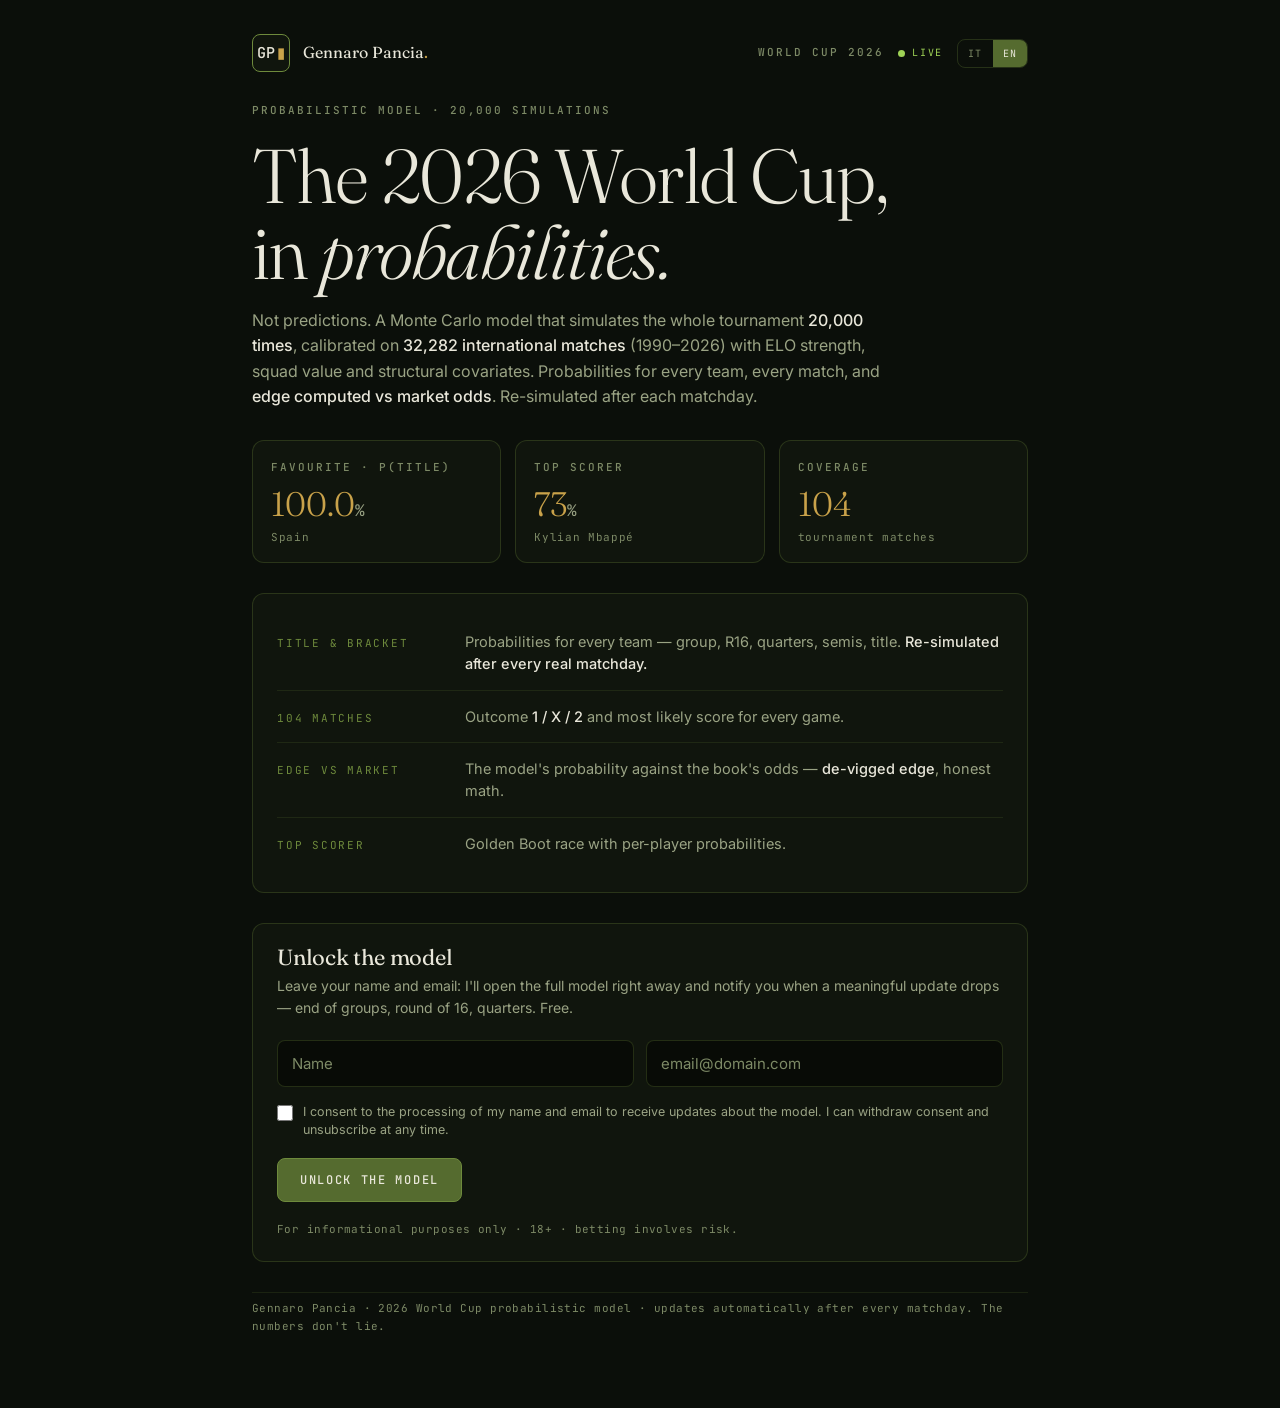
<file: site/index.html>
<!DOCTYPE html>
<html lang="it">
<head>
<meta charset="UTF-8">
<meta name="viewport" content="width=device-width, initial-scale=1.0">
<title>Mondiale 2026 — Il Modello · Gennaro Pancia</title>
<meta name="description" content="Modello probabilistico del Mondiale 2026: 20.000 simulazioni Monte Carlo, tutte le partite, edge vs le quote di mercato. / Probabilistic 2026 World Cup model: 20,000 Monte Carlo simulations, every match, edge vs market odds.">
<meta property="og:title" content="Mondiale 2026 — Il Modello / The 2026 World Cup Model">
<meta property="og:description" content="20.000 simulazioni. Probabilità titolo, tabellone, capocannoniere ed edge vs il mercato. / 20,000 simulations. Title, bracket, top scorer and edge vs the market.">
<meta property="og:type" content="website">
<link rel="preconnect" href="https://fonts.googleapis.com">
<link rel="preconnect" href="https://fonts.gstatic.com" crossorigin>
<link href="https://fonts.googleapis.com/css2?family=Fraunces:ital,opsz,wght@0,9..144,300;0,9..144,400;1,9..144,300&family=Inter:wght@400;500&family=JetBrains+Mono:wght@400;500&display=swap" rel="stylesheet">
<link href="brand.css" rel="stylesheet">
<script src="i18n.js"></script>
<style>
.wrap{max-width:820px;margin:0 auto;padding:34px 22px 72px;display:flex;flex-direction:column;gap:30px}
.topbar{display:flex;align-items:center;gap:13px}
.topbar .right{margin-left:auto;display:flex;align-items:center;gap:14px}
.hero .label{display:block;margin-bottom:18px}
.hero h1.display{margin-bottom:18px}
.hero .lead{max-width:640px}
.hero .lead b{color:var(--parchment);font-weight:500}
.teasers{display:grid;grid-template-columns:repeat(3,1fr);gap:14px}
.feat{display:flex;flex-direction:column}
.feat .row{display:grid;grid-template-columns:170px 1fr;gap:18px;padding:15px 0;border-bottom:.5px solid var(--line-soft);align-items:baseline}
.feat .row:last-child{border-bottom:none}
.feat .row .l{font-family:var(--font-mono);text-transform:uppercase;letter-spacing:.16em;font-size:11px;color:var(--olive-signal)}
.feat .row .d{font-size:14.5px;color:var(--sage-muted);line-height:1.5}
.feat .row .d b{color:var(--parchment);font-weight:500}
.gate h2{margin-bottom:6px}
.gate .lead{margin-bottom:20px;font-size:14px}
.form{display:flex;gap:12px;flex-wrap:wrap;margin-bottom:16px}
.form input{flex:1;min-width:220px}
.check{display:flex;align-items:flex-start;gap:10px;font-size:12.5px;color:var(--sage-muted);line-height:1.5;cursor:pointer;margin-bottom:18px}
.check input{margin-top:2px;width:16px;height:16px;accent-color:var(--olive);flex-shrink:0;cursor:pointer}
.err{font-family:var(--font-mono);font-size:12px;color:var(--neg);letter-spacing:.04em;display:none;margin-top:-6px;margin-bottom:14px}
.disc{font-family:var(--font-mono);font-size:11px;color:var(--moss);letter-spacing:.04em;line-height:1.7}
.unlocked{display:none;flex-direction:column;gap:14px}
.bigbtns{display:grid;grid-template-columns:1fr 1fr;gap:14px}
.bb{display:flex;flex-direction:column;gap:6px;padding:22px 20px;background:var(--surface);border:.5px solid var(--line);border-radius:12px;transition:border-color .2s var(--ease),transform .15s var(--ease)}
.bb:hover{border-color:var(--olive-signal);transform:translateY(-2px)}
.bb .l{font-family:var(--font-mono);text-transform:uppercase;letter-spacing:.16em;font-size:10px;color:var(--moss)}
.bb .t{font-family:var(--font-display);font-weight:400;font-size:19px;color:var(--parchment)}
.bb .t .ar{color:var(--brass)}
.bb .d{font-size:12.5px;color:var(--sage-muted)}
.savelink{display:flex;align-items:center;gap:12px;flex-wrap:wrap;font-family:var(--font-mono);font-size:11.5px;
  letter-spacing:.04em;color:var(--moss);background:var(--ink-pure);border:.5px solid var(--line-soft);border-radius:8px;padding:12px 14px}
.savelink a{color:var(--olive-signal);word-break:break-all}
.savelink button{margin-left:auto}
.foot{text-align:left;padding-top:6px;border-top:.5px solid var(--line-soft)}
@media(max-width:600px){.teasers{grid-template-columns:1fr}.bigbtns{grid-template-columns:1fr}.feat .row{grid-template-columns:1fr;gap:5px}}
</style>
</head>
<body>
<div class="wrap">

  <div class="topbar">
    <span class="gp-cell">GP<span class="cur">▮</span></span>
    <span class="wordmark">Gennaro Pancia<span class="dot">.</span></span>
    <div class="right">
      <span class="label" data-i18n="l.badge">Mondiale 2026</span>
      <span class="badge-live" data-i18n="live">Live</span>
      <div class="langtog">
        <button data-lang-btn="it" onclick="setLang('it')">IT</button>
        <button data-lang-btn="en" onclick="setLang('en')">EN</button>
      </div>
    </div>
  </div>

  <div class="hero">
    <span class="label" data-i18n="l.hero_label">Modello probabilistico · 20.000 simulazioni</span>
    <h1 class="display" data-i18n-html="l.hero_head">Il Mondiale 2026,<br>in <span class="serif-it">probabilità.</span></h1>
    <p class="lead" data-i18n-html="l.hero_lead">Non pronostici. Un modello Monte Carlo che simula <b>20.000 volte</b> l'intero torneo, calibrato su <b>32.282 partite internazionali</b> (1990–2026) con forza ELO, valore rosa e covariate strutturali. Probabilità per ogni squadra, tutte le partite, ed <b>edge calcolato vs le quote di mercato</b>. Si ri-simula dopo ogni giornata.</p>
  </div>

  <div class="teasers">
    <div class="tile"><span class="label" data-i18n="l.t1">Favorita · P(titolo)</span><div class="v" id="t1">—</div><div class="k" id="t1k">—</div></div>
    <div class="tile"><span class="label" data-i18n="l.t2">Capocannoniere</span><div class="v" id="t2">—</div><div class="k" id="t2k">—</div></div>
    <div class="tile"><span class="label" data-i18n="l.t3">Copertura</span><div class="v">104</div><div class="k" data-i18n="l.t3k">partite del torneo</div></div>
  </div>

  <div class="feat panel panel-pad">
    <div class="row"><span class="l" data-i18n="l.f1l">Titolo & tabellone</span><span class="d" data-i18n-html="l.f1d">Probabilità per ogni squadra — girone, ottavi, quarti, semifinale, titolo. <b>Ri-simulate dopo ogni giornata reale.</b></span></div>
    <div class="row"><span class="l" data-i18n="l.f2l">104 partite</span><span class="d" data-i18n-html="l.f2d">Esito <b>1 / X / 2</b> e risultato più probabile per ogni gara.</span></div>
    <div class="row"><span class="l" data-i18n="l.f3l">Edge vs mercato</span><span class="d" data-i18n-html="l.f3d">La probabilità del modello contro le quote del book — <b>edge de-vigato</b>, calcolo onesto.</span></div>
    <div class="row"><span class="l" data-i18n="l.f4l">Capocannoniere</span><span class="d" data-i18n-html="l.f4d">Corsa al Golden Boot con probabilità per giocatore.</span></div>
  </div>

  <div class="gate panel panel-pad" id="gate">
    <h2 data-i18n="l.gate_h">Sblocca il modello</h2>
    <p class="lead" data-i18n="l.gate_lead">Lascia nome ed email: apro subito il modello completo e ti avviso quando esce un aggiornamento rilevante — fine gironi, ottavi, quarti. Gratuito.</p>
    <div class="form">
      <input type="text" id="name" data-i18n-ph="l.ph_name" placeholder="Nome" autocomplete="given-name">
      <input type="email" id="email" data-i18n-ph="l.ph_email" placeholder="email@dominio.com" autocomplete="email" inputmode="email">
    </div>
    <label class="check"><input type="checkbox" id="consent"><span data-i18n="l.consent">Acconsento al trattamento di nome ed email per ricevere aggiornamenti sul modello. Posso revocare il consenso e disiscrivermi in qualsiasi momento.</span></label>
    <div class="err" id="err" data-i18n="l.err">Compila nome, email valida e spunta il consenso.</div>
    <button class="btn" id="go" data-i18n="l.btn">Sblocca il modello</button>
    <p class="disc" style="margin-top:18px" data-i18n="l.disc">Solo a scopo informativo · 18+ · scommettere comporta rischi.</p>
  </div>

  <div class="unlocked" id="unlocked">
    <span class="label" data-i18n="l.unlocked">Accesso sbloccato</span>
    <div class="bigbtns">
      <a class="bb" href="dashboard.html"><span class="l" data-i18n="l.bb1l">Modello & antepost</span><span class="t"><span data-i18n="l.bb1t">Titolo, gironi, tabellone</span> <span class="ar">→</span></span><span class="d" data-i18n="l.bb1d">Probabilità torneo, capocannoniere, calcolo edge.</span></a>
      <a class="bb" href="betting.html"><span class="l" data-i18n="l.bb2l">Value · partite</span><span class="t"><span data-i18n="l.bb2t">Quote fair & edge</span> <span class="ar">→</span></span><span class="d" data-i18n="l.bb2d">Tutte le partite, mercati, edge vs il book.</span></a>
    </div>
    <div class="savelink">
      <span data-i18n="l.savelink">Salva questo link per tornare:</span>
      <a id="directlink" href="dashboard.html"></a>
      <button class="btn btn-ghost" id="copylink" type="button" style="padding:7px 13px" data-i18n="l.copy">Copia</button>
    </div>
  </div>

  <div class="foot">
    <p class="disc" data-i18n="l.foot">Gennaro Pancia · modello probabilistico Mondiale 2026 · si aggiorna automaticamente dopo ogni giornata. The numbers don't lie.</p>
  </div>

</div>

<script src="dashboard_data.js"></script>
<script>
const APPS_SCRIPT_URL = "https://script.google.com/macros/s/AKfycbz2XGGiv25S1BQp8QqRD4B8DBYCiG_e7mS0CSAXn8s-lEFixpAb286NLC1CAUeL5_bf/exec";
const UNLOCK_KEY = 'wc26_unlocked';

// teaser live dal modello (i nomi non si traducono)
try{
  const D=window.WC;
  if(D&&D.teams&&D.teams.length){
    const top=[...D.teams].sort((a,b)=>b.p_win-a.p_win)[0];
    document.getElementById('t1').innerHTML=top.p_win.toFixed(1)+'<span class="u">%</span>';
    document.getElementById('t1k').textContent=top.team;
  }
  if(D&&D.scorers&&D.scorers.length){
    const gb=[...D.scorers].sort((a,b)=>b.p_gb-a.p_gb)[0];
    document.getElementById('t2').innerHTML=gb.p_gb.toFixed(0)+'<span class="u">%</span>';
    document.getElementById('t2k').textContent=gb.player.replace(' (captain)','');
  }
}catch(e){}

const gate=document.getElementById('gate'), unlocked=document.getElementById('unlocked');
function showUnlocked(){gate.style.display='none';unlocked.style.display='flex';}
if(localStorage.getItem(UNLOCK_KEY)==='1') showUnlocked();

const go=document.getElementById('go'), nameI=document.getElementById('name'),
      email=document.getElementById('email'), consent=document.getElementById('consent'),
      err=document.getElementById('err');
function valid(e){return /^[^\s@]+@[^\s@]+\.[^\s@]+$/.test(e);}
async function submit(){
  const n=nameI.value.trim(), e=email.value.trim();
  if(n.length<2 || !valid(e) || !consent.checked){err.style.display='block';return;}
  err.style.display='none'; go.disabled=true; go.textContent=t('l.btn_loading');
  try{
    if(APPS_SCRIPT_URL && !APPS_SCRIPT_URL.startsWith('PASTE')){
      const body=new URLSearchParams({name:n, email:e, consent:'true', src:'wc26'});
      await fetch(APPS_SCRIPT_URL,{method:'POST',mode:'no-cors',body});
    }
  }catch(_){}
  localStorage.setItem(UNLOCK_KEY,'1');
  go.disabled=false; go.textContent=t('l.btn');
  showUnlocked();
  unlocked.scrollIntoView({behavior:'smooth',block:'center'});
}
go.onclick=submit;
[nameI,email].forEach(el=>el.addEventListener('keydown',ev=>{if(ev.key==='Enter')submit();}));

// link diretto salvabile (apre il modello saltando il gate)
const directUrl=location.origin+location.pathname.replace(/index\.html?$/,'')+'dashboard.html';
document.getElementById('directlink').textContent=directUrl;
document.getElementById('copylink').onclick=()=>{const cp=document.getElementById('copylink');
  (navigator.clipboard?navigator.clipboard.writeText(directUrl):Promise.reject())
  .then(()=>{cp.textContent=t('l.copied');setTimeout(()=>cp.textContent=t('l.copy'),1500);}).catch(()=>{});};
</script>
</body>
</html>
</file>
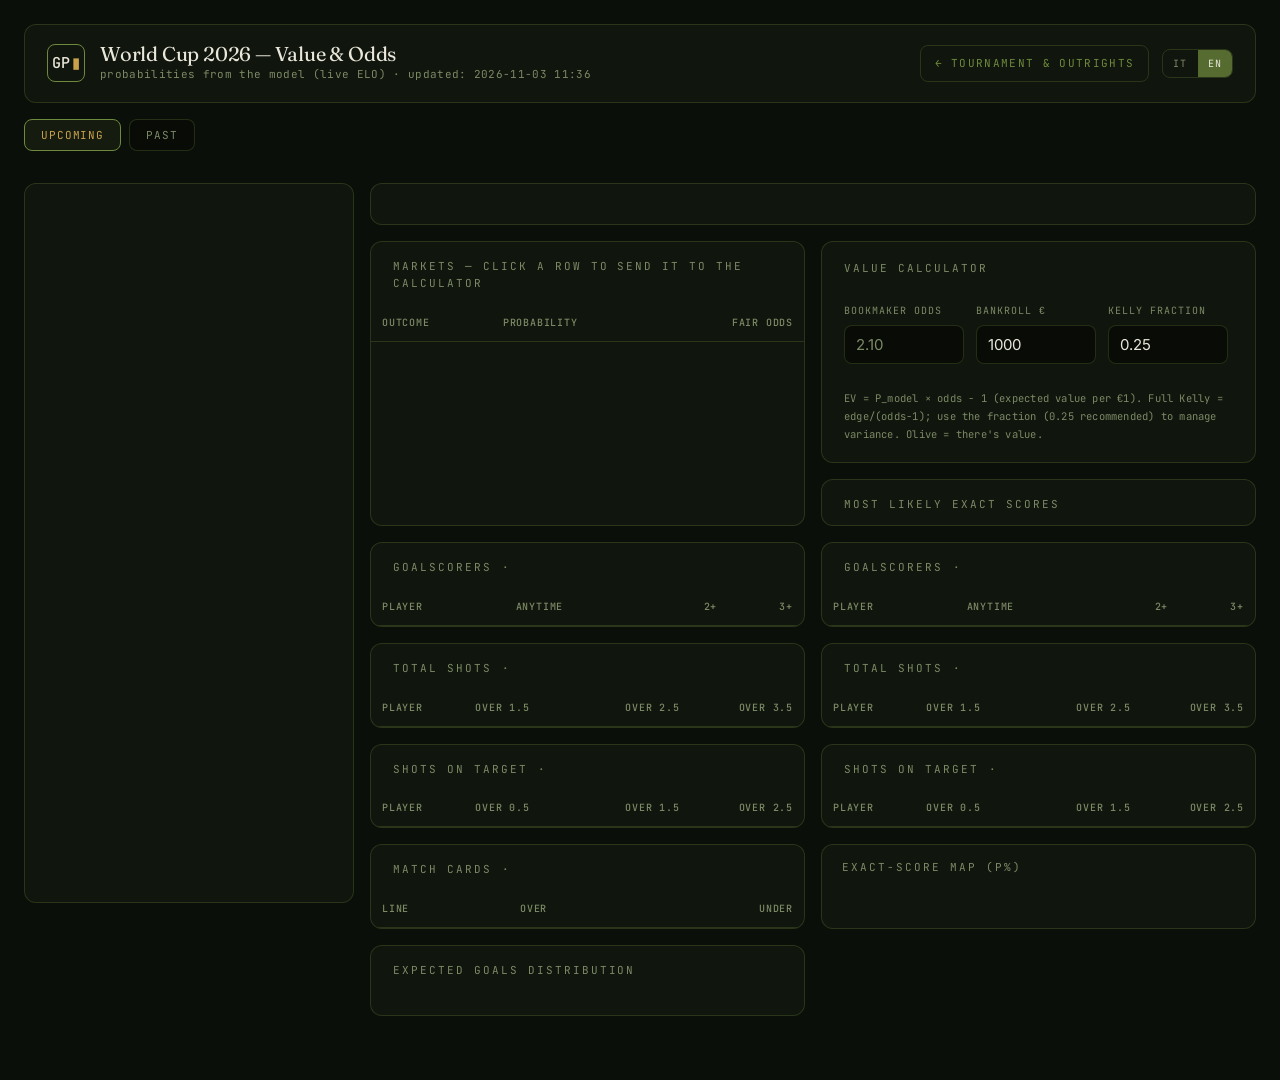
<file: site/betting.html>
<!DOCTYPE html>
<html lang="it">
<head>
<meta charset="UTF-8">
<meta name="viewport" content="width=device-width, initial-scale=1.0">
<title>Mondiale 2026 — Value & Quote · Gennaro Pancia</title>
<link rel="preconnect" href="https://fonts.googleapis.com">
<link rel="preconnect" href="https://fonts.gstatic.com" crossorigin>
<link href="https://fonts.googleapis.com/css2?family=Fraunces:ital,opsz,wght@0,9..144,300;0,9..144,400;1,9..144,300&family=Inter:wght@400;500&family=JetBrains+Mono:wght@400;500&display=swap" rel="stylesheet">
<link href="brand.css" rel="stylesheet">
<script src="i18n.js"></script>
<style>
.root{max-width:1500px;margin:0 auto;padding:24px 24px 64px;display:flex;flex-direction:column;gap:16px}
.header{display:flex;align-items:center;gap:15px;padding:18px 22px;flex-wrap:wrap}
.header h1{font-size:20px}
.sub{font-family:var(--font-mono);font-size:11px;color:var(--moss);letter-spacing:.03em;margin-top:2px}
.hgroup{margin-left:auto;display:flex;align-items:center;gap:13px}
.lnk{font-family:var(--font-mono);text-transform:uppercase;letter-spacing:.12em;font-size:11px;color:var(--olive-signal);border:.5px solid var(--line);border-radius:8px;padding:9px 14px}
.lnk:hover{border-color:var(--olive-signal);color:var(--sage-live)}
.layout{display:grid;grid-template-columns:330px 1fr;gap:16px}
@media(max-width:980px){.layout{grid-template-columns:1fr}}
.mlist{overflow:hidden;max-height:80vh;overflow-y:auto}
.mday{font-family:var(--font-mono);padding:12px 16px 5px;font-size:10px;letter-spacing:.16em;text-transform:uppercase;color:var(--moss)}
.mrow{padding:10px 16px;cursor:pointer;border-left:2px solid transparent;transition:all .15s var(--ease);font-size:13px}
.mrow:hover{background:rgba(110,138,60,.07)}
.mrow.active{background:rgba(110,138,60,.12);border-left-color:var(--olive-signal)}
.mrow .t{font-weight:500;font-family:var(--font-body);color:var(--parchment)}
.mrow .meta{font-family:var(--font-mono);font-size:10px;color:var(--moss);margin-top:2px;letter-spacing:.03em}
.mrow.played{opacity:.35}
.panel{overflow:hidden}
.detail{display:flex;flex-direction:column;gap:16px}
.mhead{padding:20px 22px;display:flex;align-items:center;gap:18px;flex-wrap:wrap}
.mhead .tm{flex:1;text-align:center}
.mhead .nm{font-family:var(--font-display);font-weight:400;font-size:18px;color:var(--parchment)}
.mhead .st{font-family:var(--font-mono);font-size:10px;color:var(--moss);margin-top:4px;letter-spacing:.04em}
.mhead .vs{font-family:var(--font-mono);font-size:11px;color:var(--moss);text-align:center;letter-spacing:.04em;line-height:1.7}
.xg{font-family:var(--font-display);font-weight:300;font-size:26px;color:var(--brass);margin-top:6px}
.cols{display:grid;grid-template-columns:1fr 1fr;gap:16px}
@media(max-width:1200px){.cols{grid-template-columns:1fr}}
tr.mk{cursor:pointer}
tr.mk:hover td{background:rgba(110,138,60,.07)}
tr.mk.sel td{background:rgba(110,138,60,.14)}
td:first-child{font-family:var(--font-body);font-weight:500}
.fair{color:var(--moss)}
.pbar{display:inline-block;width:54px;height:5px;border-radius:2px;background:rgba(110,138,60,.16);vertical-align:middle;margin-left:8px;overflow:hidden}
.pbar>i{display:block;height:100%;background:var(--olive-signal)}
.hm{padding:14px 20px 20px}
.hmgrid{display:grid;grid-template-columns:repeat(8,1fr);gap:3px;max-width:430px}
.hmc{aspect-ratio:1;border-radius:4px;display:flex;flex-direction:column;align-items:center;justify-content:center;font-family:var(--font-mono);font-size:10px;font-weight:500}
.hmc .s{font-size:8px;opacity:.6;font-weight:400}
.hml{font-family:var(--font-mono);font-size:8.5px;color:var(--moss);display:flex;align-items:center;justify-content:center}
.dist{padding:6px 20px 18px}
.dist .row{display:flex;align-items:center;gap:8px;font-size:11px;margin:3px 0;font-family:var(--font-mono)}
.dist .lbl{width:18px;text-align:right;color:var(--moss)}
.dist .bar{flex:1;height:12px;border-radius:3px;background:rgba(110,138,60,.10);overflow:hidden;display:flex}
.dist .bar>i{height:100%}
.dist .bh{background:var(--olive-signal)}
.dist .ba{background:var(--brass)}
.dist .v{width:98px;font-size:9px;color:var(--moss)}
.calc{padding:18px 22px;display:flex;flex-direction:column;gap:13px}
.calc .sel-mk{font-family:var(--font-mono);font-size:12px;color:var(--olive-signal);letter-spacing:.02em}
.calc .inrow{display:flex;gap:12px;flex-wrap:wrap}
.calc label{font-family:var(--font-mono);font-size:10px;text-transform:uppercase;letter-spacing:.1em;color:var(--moss);display:block;margin-bottom:6px}
.calc input{width:120px;padding:9px 11px}
.res{display:grid;grid-template-columns:repeat(auto-fit,minmax(130px,1fr));gap:10px}
.kpi{border-radius:10px;padding:13px 15px;background:var(--ink-pure);border:.5px solid var(--line)}
.kpi .l{font-family:var(--font-mono);font-size:9.5px;text-transform:uppercase;letter-spacing:.08em;color:var(--moss)}
.kpi .v{font-family:var(--font-display);font-weight:300;font-size:22px;margin-top:4px;color:var(--parchment)}
.kpi.good{border-color:var(--olive-signal);background:rgba(110,138,60,.10)}
.kpi.good .v{color:var(--brass)}
.kpi.bad{border-color:rgba(176,85,59,.4);background:rgba(176,85,59,.08)}
.kpi.bad .v{color:var(--neg)}
.note{font-family:var(--font-mono);font-size:10.5px;color:var(--moss);line-height:1.7;letter-spacing:.02em}
.vtoggle{display:flex;gap:8px;margin-bottom:16px}
.vtoggle button{font-family:var(--font-mono);font-size:11px;text-transform:uppercase;letter-spacing:.08em;padding:8px 16px;border:.5px solid var(--line);background:var(--ink-pure);color:var(--moss);border-radius:8px;cursor:pointer}
.vtoggle button.on{border-color:var(--olive-signal);color:var(--brass);background:rgba(110,138,60,.10)}
.pasttab{width:100%;border-collapse:collapse}
.pasttab th{font-family:var(--font-mono);font-size:9.5px;text-transform:uppercase;letter-spacing:.08em;color:var(--moss);text-align:left;padding:10px 14px;border-bottom:.5px solid var(--line)}
.pasttab td{padding:9px 14px;border-bottom:.5px solid var(--line);font-size:13px}
</style>
</head>
<body>
<div class="root">
  <div class="header panel">
    <span class="gp-cell">GP<span class="cur">▮</span></span>
    <div><h1 data-i18n="b.h1">Mondiale 2026 — Value & Quote</h1><div class="sub" id="sub"></div></div>
    <div class="hgroup">
      <a class="lnk" href="dashboard.html" data-i18n="b.tolink">← Torneo & antepost</a>
      <div class="langtog"><button data-lang-btn="it" onclick="setLang('it')">IT</button><button data-lang-btn="en" onclick="setLang('en')">EN</button></div>
    </div>
  </div>

  <div class="vtoggle">
    <button id="vt-up" class="on" onclick="setView('up')" data-i18n="b.v_up">In arrivo</button>
    <button id="vt-past" onclick="setView('past')" data-i18n="b.v_past">Passate</button>
  </div>

  <div id="pastview" class="panel" style="display:none;padding:0;overflow-x:auto">
    <div class="panel-h"><span data-i18n="b.past_h">Previsioni passate (reali, fatte prima della partita)</span> · <span id="past-acc" style="color:var(--brass)"></span></div>
    <table class="pasttab"><thead><tr>
      <th data-i18n="b.th_data">Data</th><th data-i18n="b.th_match">Partita</th>
      <th data-i18n="b.th_pred">Pronostico 1/X/2</th><th data-i18n="b.th_ml">Ris. atteso</th>
      <th data-i18n="b.th_real">Risultato</th><th data-i18n="b.th_hit">Esito</th>
    </tr></thead><tbody id="past-body"></tbody></table>
  </div>

  <div class="layout" id="layout">
    <div class="mlist panel" id="mlist"></div>

    <div class="detail" id="detail">
      <div class="mhead panel" id="mhead"></div>
      <div class="cols">
        <div class="panel">
          <div class="panel-h" data-i18n="b.mkts_h">Mercati — clicca una riga per portarla nel calcolatore</div>
          <table><thead><tr><th data-i18n="b.th_esito">Esito</th><th data-i18n="b.th_prob">Probabilità</th><th data-i18n="b.th_fair">Quota fair</th></tr></thead>
          <tbody id="mkts"></tbody></table>
        </div>
        <div style="display:flex;flex-direction:column;gap:16px">
          <div class="panel calc">
            <div class="panel-h" style="padding:0" data-i18n="b.calc_h">Calcolatore di valore</div>
            <div class="sel-mk" id="cmk"></div>
            <div class="inrow">
              <div><label data-i18n="b.lbl_odds">Quota bookmaker</label><input type="number" id="odds" step="0.01" min="1.01" placeholder="2.10"></div>
              <div><label data-i18n="b.lbl_bank">Bankroll €</label><input type="number" id="bank" value="1000" step="50"></div>
              <div><label data-i18n="b.lbl_kelly">Frazione Kelly</label><input type="number" id="kfrac" value="0.25" step="0.05" min="0.05" max="1"></div>
            </div>
            <div class="res" id="cres"></div>
            <div class="note" data-i18n="b.note">EV = P_modello × quota − 1. Oliva = c'è valore.</div>
          </div>
          <div class="panel">
            <div class="panel-h" data-i18n="b.topsc">Risultati esatti più probabili</div>
            <table><tbody id="topsc"></tbody></table>
          </div>
        </div>
      </div>
      <div class="cols">
        <div class="panel">
          <div class="panel-h"><span data-i18n="b.scorers">Marcatori</span> · <span id="sc-home-team" style="color:var(--parchment)"></span></div>
          <table><thead><tr><th data-i18n="b.sc_player">Giocatore</th><th data-i18n="b.sc_p1">Segna</th><th data-i18n="b.sc_p2">2+</th><th data-i18n="b.sc_p3">3+</th></tr></thead><tbody id="sc-home"></tbody></table>
        </div>
        <div class="panel">
          <div class="panel-h"><span data-i18n="b.scorers">Marcatori</span> · <span id="sc-away-team" style="color:var(--parchment)"></span></div>
          <table><thead><tr><th data-i18n="b.sc_player">Giocatore</th><th data-i18n="b.sc_p1">Segna</th><th data-i18n="b.sc_p2">2+</th><th data-i18n="b.sc_p3">3+</th></tr></thead><tbody id="sc-away"></tbody></table>
        </div>
      </div>
      <div class="cols">
        <div class="panel">
          <div class="panel-h"><span data-i18n="b.shots_tot">Tiri totali</span> · <span id="sht-home-team" style="color:var(--parchment)"></span></div>
          <table><thead><tr><th data-i18n="b.sc_player">Giocatore</th><th data-i18n="b.sh_o15">Over 1.5</th><th data-i18n="b.sh_o25">Over 2.5</th><th data-i18n="b.sh_o35">Over 3.5</th></tr></thead><tbody id="sht-home"></tbody></table>
        </div>
        <div class="panel">
          <div class="panel-h"><span data-i18n="b.shots_tot">Tiri totali</span> · <span id="sht-away-team" style="color:var(--parchment)"></span></div>
          <table><thead><tr><th data-i18n="b.sc_player">Giocatore</th><th data-i18n="b.sh_o15">Over 1.5</th><th data-i18n="b.sh_o25">Over 2.5</th><th data-i18n="b.sh_o35">Over 3.5</th></tr></thead><tbody id="sht-away"></tbody></table>
        </div>
      </div>
      <div class="cols">
        <div class="panel">
          <div class="panel-h"><span data-i18n="b.shots_sot">Tiri in porta</span> · <span id="shg-home-team" style="color:var(--parchment)"></span></div>
          <table><thead><tr><th data-i18n="b.sc_player">Giocatore</th><th data-i18n="b.sh_o05">Over 0.5</th><th data-i18n="b.sh_o15">Over 1.5</th><th data-i18n="b.sh_o25">Over 2.5</th></tr></thead><tbody id="shg-home"></tbody></table>
        </div>
        <div class="panel">
          <div class="panel-h"><span data-i18n="b.shots_sot">Tiri in porta</span> · <span id="shg-away-team" style="color:var(--parchment)"></span></div>
          <table><thead><tr><th data-i18n="b.sc_player">Giocatore</th><th data-i18n="b.sh_o05">Over 0.5</th><th data-i18n="b.sh_o15">Over 1.5</th><th data-i18n="b.sh_o25">Over 2.5</th></tr></thead><tbody id="shg-away"></tbody></table>
        </div>
      </div>
      <div class="cols">
        <div class="panel">
          <div class="panel-h"><span data-i18n="b.cards">Cartellini partita</span> · <span id="cd-exp" style="color:var(--brass)"></span></div>
          <table><thead><tr><th data-i18n="b.cd_line">Linea</th><th data-i18n="b.cd_over">Over</th><th data-i18n="b.cd_under">Under</th></tr></thead><tbody id="cd-body"></tbody></table>
        </div>
        <div class="panel hm">
          <div class="panel-h" style="padding:0 0 12px" data-i18n="b.heat">Mappa risultati esatti (P%)</div>
          <div id="heat"></div>
        </div>
        <div class="panel">
          <div class="panel-h" data-i18n="b.dist">Distribuzione gol attesi</div>
          <div class="dist" id="dist"></div>
        </div>
      </div>
    </div>
  </div>
</div>

<script src="betting_data.js"></script>
<script src="predictions_history.js"></script>
<script>
const D=window.BET;let cur=null,selMk=null;
function setView(v){
  document.getElementById('layout').style.display=(v==='up')?'':'none';
  document.getElementById('pastview').style.display=(v==='past')?'':'none';
  document.getElementById('vt-up').classList.toggle('on',v==='up');
  document.getElementById('vt-past').classList.toggle('on',v==='past');
  if(v==='past') renderPast();
}
function renderPast(){
  const H=(window.WCH||[]).filter(x=>x.real);
  let hit=0;
  const pc=x=>x==null?'—':(x*100).toFixed(0)+'%';
  const rows=H.map(v=>{
    const r=v.real, fav=[['1',v.p1],['X',v.pX],['2',v.p2]].sort((a,b)=>(b[1]||0)-(a[1]||0))[0][0];
    const out=r.hs>r['as']?'1':(r['as']>r.hs?'2':'X'); const ok=(fav===out); if(ok)hit++;
    return `<tr>
      <td class="muted">${v.date}</td>
      <td class="team">${v.home} — ${v.away}</td>
      <td><span class="${fav==='1'?'pwin':''}">${pc(v.p1)}</span> · <span class="${fav==='X'?'pwin':''}">${pc(v.pX)}</span> · <span class="${fav==='2'?'pwin':''}">${pc(v.p2)}</span></td>
      <td class="muted">${v.ml||'—'}</td>
      <td style="font-family:var(--font-mono)">${r.hs}-${r['as']}</td>
      <td style="color:${ok?'var(--olive-signal)':'var(--neg)'};font-family:var(--font-mono)">${ok?t('b.hit_y'):t('b.hit_n')}</td>
    </tr>`;
  }).join('');
  document.getElementById('past-body').innerHTML=rows||'<tr><td class="muted" colspan="6">—</td></tr>';
  document.getElementById('past-acc').textContent=H.length?`${t('b.fav_won')} ${hit}/${H.length} (${(hit/H.length*100).toFixed(0)}%)`:'';
}
function setSub(){document.getElementById('sub').textContent=t('b.sub')+D.updated;}
const upcoming=D.matches.filter(m=>!m.played);
const list=document.getElementById('mlist');
let lastDay='';
upcoming.forEach((m,i)=>{
  if(m.date!==lastDay){lastDay=m.date;const d=document.createElement('div');d.className='mday';d.textContent=m.date;list.appendChild(d);}
  const r=document.createElement('div');r.className='mrow';r.dataset.i=i;
  r.innerHTML=`<div class="t">${m.home} — ${m.away}</div><div class="meta">${m.stage}${m.group?' · Gr.'+m.group:''} · ${m.city}${m.venue==='Mexico'?' · MEX':''}</div>`;
  r.onclick=()=>{cur=m;selMk=null;document.querySelectorAll('.mrow').forEach(x=>x.classList.toggle('active',x===r));render();};
  list.appendChild(r);
});

const MKORDER=[["1","bm.1"],["X","bm.X"],["2","bm.2"],
 ["1X","bm.1X"],["12","bm.12"],["X2","bm.X2"],
 ["GOL","bm.GOL"],["NOGOL","bm.NOGOL"],
 ["OVER 1.5","bm.O15"],["UNDER 1.5","bm.U15"],
 ["OVER 2.5","bm.O25"],["UNDER 2.5","bm.U25"],
 ["OVER 3.5","bm.O35"],["UNDER 3.5","bm.U35"]];

function render(){
  const m=cur;if(!m)return;
  document.getElementById('mhead').innerHTML=`
    <div class="tm"><div class="nm">${m.home}</div><div class="st">ELO ${m.elo_h} · €${m.mv_h}m</div><div class="xg">${m.lh}</div><div class="st">${t('b.gol_attesi')}</div></div>
    <div class="vs">${m.date}<br>${m.city}<br>${m.stage}</div>
    <div class="tm"><div class="nm">${m.away}</div><div class="st">ELO ${m.elo_a} · €${m.mv_a}m</div><div class="xg">${m.la}</div><div class="st">${t('b.gol_attesi')}</div></div>`;
  const tb=document.getElementById('mkts');tb.innerHTML='';
  MKORDER.forEach(([k,lbl])=>{
    const p=m.markets[k];if(p===undefined)return;
    const tr=document.createElement('tr');tr.className='mk'+(selMk===k?' sel':'');
    tr.innerHTML=`<td>${t(lbl)}</td><td>${(p*100).toFixed(1)}%<span class="pbar"><i style="width:${p*100}%"></i></span></td><td class="fair">${(1/p).toFixed(2)}</td>`;
    tr.onclick=()=>{selMk=k;render();};
    tb.appendChild(tr);
  });
  document.getElementById('cmk').textContent=selMk?`${t(MKORDER.find(x=>x[0]===selMk)[1])} — ${t('b.pmod')} ${(m.markets[selMk]*100).toFixed(1)}% (${t('b.fair')} ${(1/m.markets[selMk]).toFixed(2)})`:t('b.sel_prompt');
  calc();
  document.getElementById('topsc').innerHTML=m.top_scores.map(s=>`<tr><td>${s.s}</td><td>${s.p}%<span class="pbar"><i style="width:${s.p*4}%"></i></span></td></tr>`).join('');
  // marcatori per partita (segna / 2+ / 3+)
  const scRow=s=>`<tr><td>${s.player}</td><td class="pwin">${s.p1}%</td><td>${s.p2}%</td><td>${s.p3}%</td></tr>`;
  document.getElementById('sc-home-team').textContent=m.home;
  document.getElementById('sc-away-team').textContent=m.away;
  document.getElementById('sc-home').innerHTML=(m.scorers_h||[]).map(scRow).join('')||'<tr><td class="muted">—</td></tr>';
  document.getElementById('sc-away').innerHTML=(m.scorers_a||[]).map(scRow).join('')||'<tr><td class="muted">—</td></tr>';
  // tiri totali (over 1.5/2.5/3.5) e tiri in porta (over 0.5/1.5/2.5), schede separate
  const shtRow=s=>`<tr><td>${s.player}</td><td class="pwin">${s.t15}%</td><td>${s.t25}%</td><td>${s.t35}%</td></tr>`;
  const shgRow=s=>`<tr><td>${s.player}</td><td class="pwin">${s.g05}%</td><td>${s.g15}%</td><td>${s.g25}%</td></tr>`;
  ['sht-home-team','shg-home-team'].forEach(id=>document.getElementById(id).textContent=m.home);
  ['sht-away-team','shg-away-team'].forEach(id=>document.getElementById(id).textContent=m.away);
  const dash='<tr><td class="muted">—</td></tr>';
  document.getElementById('sht-home').innerHTML=(m.shots_h||[]).map(shtRow).join('')||dash;
  document.getElementById('sht-away').innerHTML=(m.shots_a||[]).map(shtRow).join('')||dash;
  document.getElementById('shg-home').innerHTML=(m.shots_h||[]).map(shgRow).join('')||dash;
  document.getElementById('shg-away').innerHTML=(m.shots_a||[]).map(shgRow).join('')||dash;
  // cartellini totali di partita (over/under)
  const cd=m.cards;
  if(cd){
    document.getElementById('cd-exp').textContent=`${t('b.cd_exp')} ${cd.exp}`;
    document.getElementById('cd-body').innerHTML=[['1.5','o15'],['2.5','o25'],['3.5','o35'],['4.5','o45']]
      .map(([lab,k])=>`<tr><td>${lab}</td><td class="pwin">${cd.over[k]}%</td><td>${(100-cd.over[k]).toFixed(1)}%</td></tr>`).join('');
  }
  const mx=Math.max(...m.matrix.flat());
  let h='<div class="hmgrid"><div class="hml"></div>';
  for(let j=0;j<7;j++)h+=`<div class="hml">${m.away.slice(0,3)} ${j}</div>`;
  for(let i=0;i<7;i++){h+=`<div class="hml">${m.home.slice(0,3)} ${i}</div>`;
    for(let j=0;j<7;j++){const p=m.matrix[i][j],al=Math.pow(p/mx,0.7);
      h+=`<div class="hmc" style="background:rgba(110,138,60,${(al*0.9).toFixed(2)});color:${al>0.45?'#0B0F0A':'rgba(233,231,218,.7)'}">${(p*100).toFixed(1)}<span class="s">${i}-${j}</span></div>`;}}
  h+='</div>';
  document.getElementById('heat').innerHTML=h;
  let dd='';
  for(let g=0;g<7;g++){
    dd+=`<div class="row"><div class="lbl">${g}</div><div class="bar"><i class="bh" style="width:${m.gh_dist[g]*100}%"></i></div><div class="v">${(m.gh_dist[g]*100).toFixed(1)}% ${m.home.slice(0,12)}</div></div>`;
    dd+=`<div class="row"><div class="lbl"></div><div class="bar"><i class="ba" style="width:${m.ga_dist[g]*100}%"></i></div><div class="v">${(m.ga_dist[g]*100).toFixed(1)}% ${m.away.slice(0,12)}</div></div>`;
  }
  document.getElementById('dist').innerHTML=dd;
}
['odds','bank','kfrac'].forEach(id=>document.getElementById(id).addEventListener('input',calc));
function calc(){
  const el=document.getElementById('cres');
  if(!cur||!selMk){el.innerHTML='';return;}
  const p=cur.markets[selMk],q=parseFloat(document.getElementById('odds').value),
        bank=parseFloat(document.getElementById('bank').value)||1000,
        kf=parseFloat(document.getElementById('kfrac').value)||0.25;
  if(!q||q<=1){el.innerHTML=`<div class="kpi"><div class="l">${t('b.in_attesa')}</div><div class="v">—</div><div class="note">${t('b.insert_quota')}</div></div>`;return;}
  const ev=p*q-1, edge=p-1/q, kelly=Math.max(0,(p*q-1)/(q-1)), stake=bank*kelly*kf;
  el.innerHTML=`
   <div class="kpi ${ev>0?'good':'bad'}"><div class="l">${t('b.kpi_ev')}</div><div class="v">${ev>0?'+':''}${ev.toFixed(3)}</div></div>
   <div class="kpi ${edge>0?'good':'bad'}"><div class="l">${t('b.kpi_edge')}</div><div class="v">${edge>0?'+':''}${(edge*100).toFixed(1)}%</div></div>
   <div class="kpi"><div class="l">${t('b.kpi_kelly')}</div><div class="v">${(kelly*100).toFixed(1)}%</div></div>
   <div class="kpi ${ev>0?'good':''}"><div class="l">${t('b.kpi_stake')} (${kf}×K)</div><div class="v">${ev>0?stake.toFixed(2)+'€':'0€'}</div></div>`;
}
setSub();
window.onLangChange=()=>{setSub();render();if(document.getElementById('pastview').style.display!=='none')renderPast();};
if(upcoming.length){cur=upcoming[0];document.querySelector('.mrow')?.classList.add('active');render();}
</script>
</body>
</html>
</file>
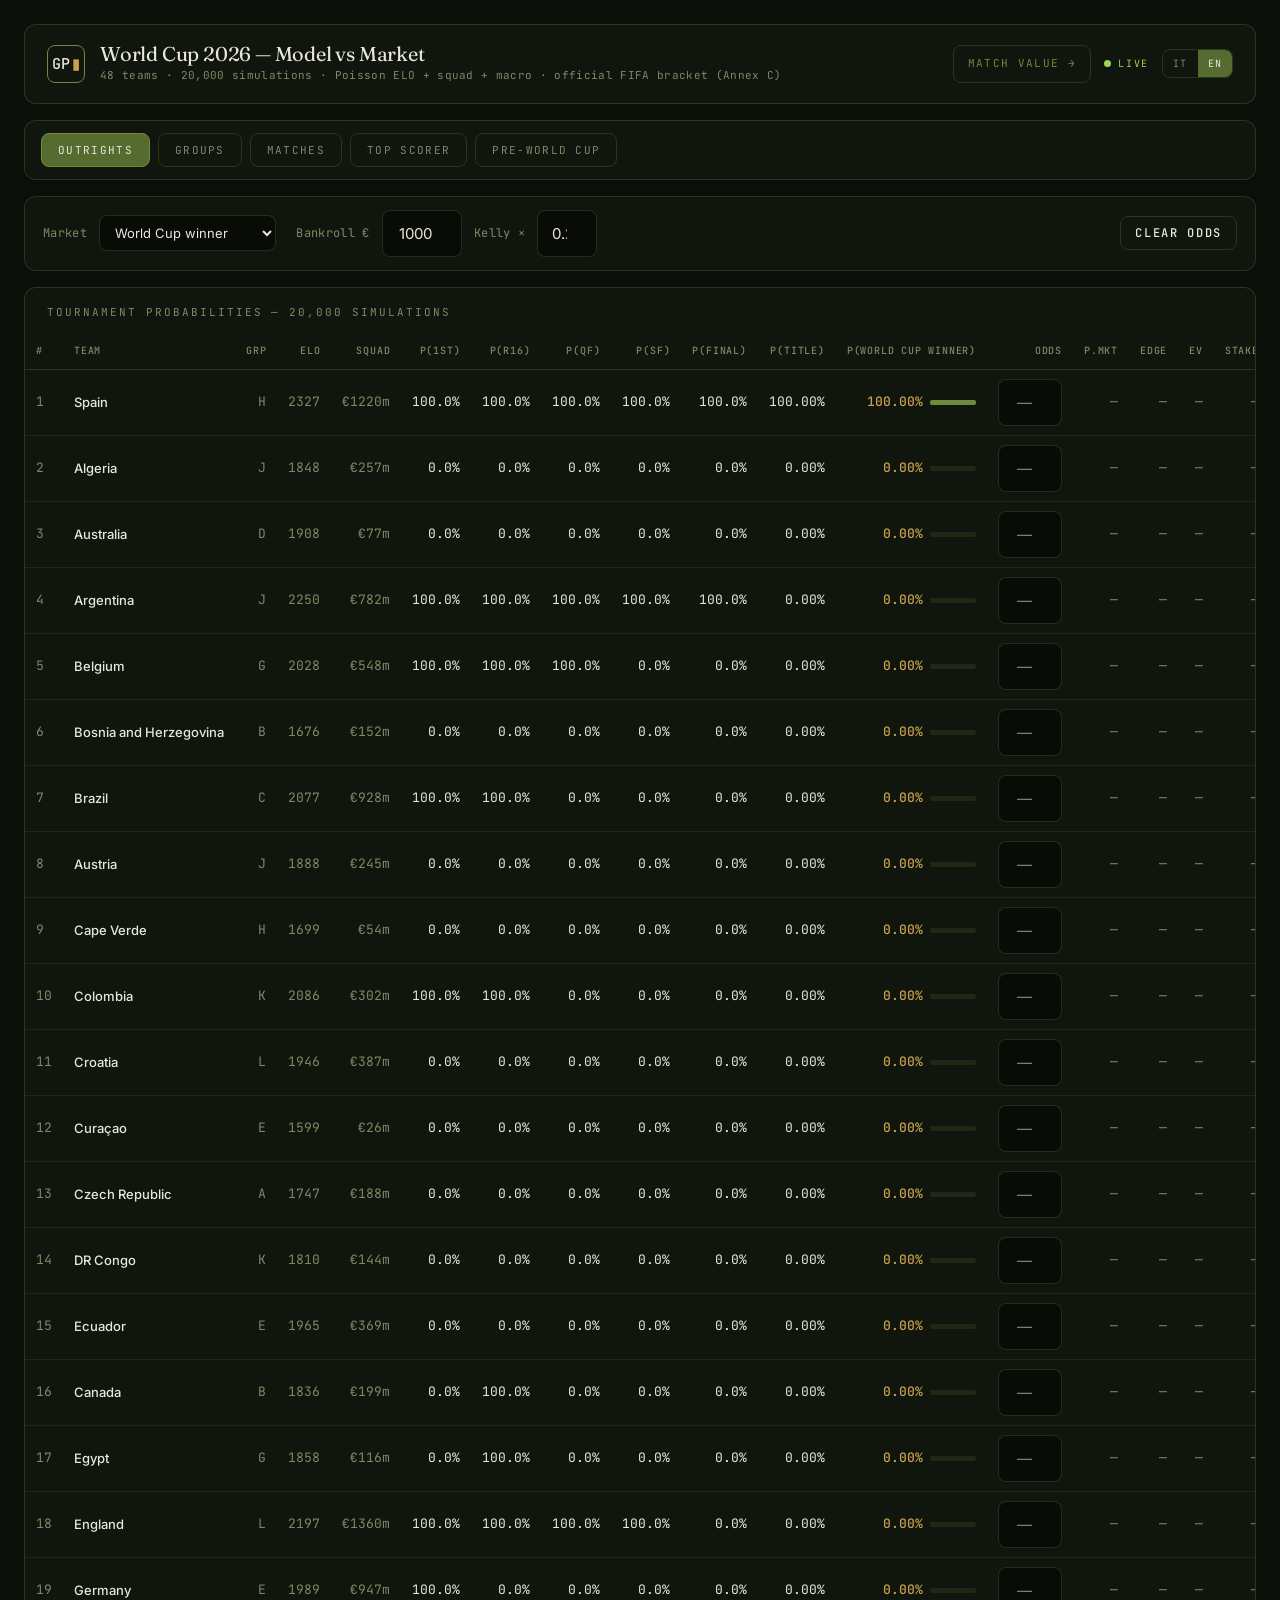
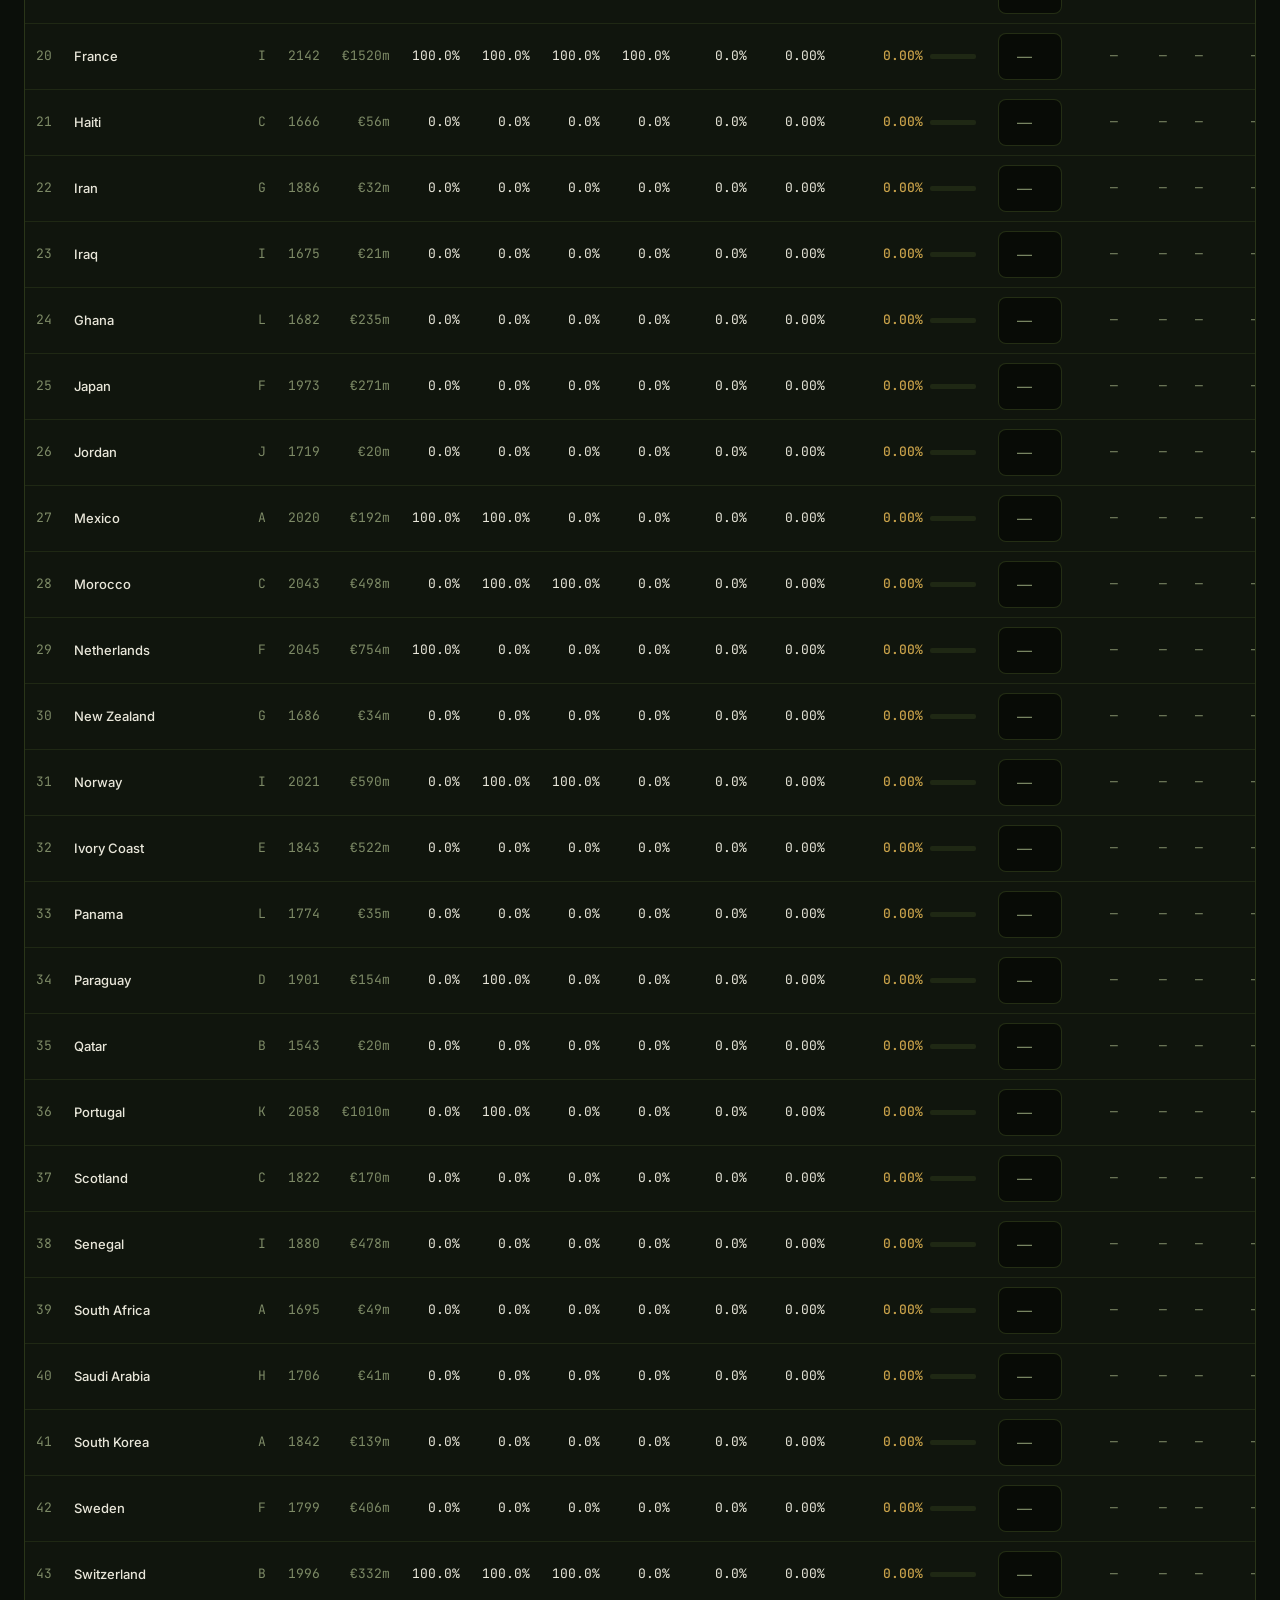
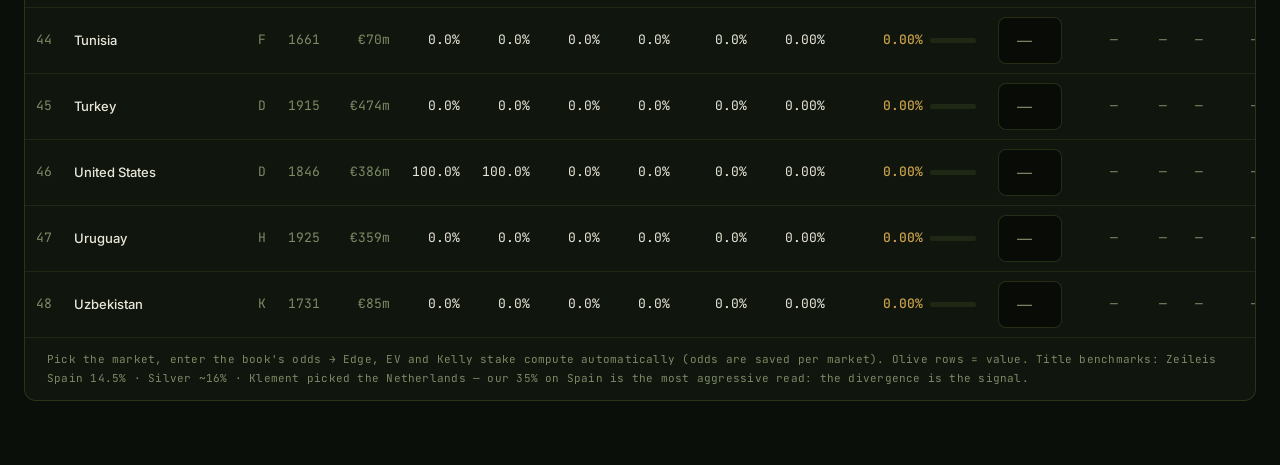
<file: site/dashboard.html>
<!DOCTYPE html>
<html lang="it">
<head>
<meta charset="UTF-8">
<meta name="viewport" content="width=device-width, initial-scale=1.0">
<title>Mondiale 2026 — Modello vs Mercato · Gennaro Pancia</title>
<link rel="preconnect" href="https://fonts.googleapis.com">
<link rel="preconnect" href="https://fonts.gstatic.com" crossorigin>
<link href="https://fonts.googleapis.com/css2?family=Fraunces:ital,opsz,wght@0,9..144,300;0,9..144,400;1,9..144,300&family=Inter:wght@400;500&family=JetBrains+Mono:wght@400;500&display=swap" rel="stylesheet">
<link href="brand.css" rel="stylesheet">
<script src="i18n.js"></script>
<style>
.root{max-width:1500px;margin:0 auto;padding:24px 24px 64px;display:flex;flex-direction:column;gap:16px}
.header{display:flex;align-items:center;gap:15px;padding:18px 22px}
.header .title{display:flex;flex-direction:column;gap:3px}
.header h1{font-size:20px}
.header .sub{font-family:var(--font-mono);font-size:11px;color:var(--moss);letter-spacing:.03em}
.tolink{font-family:var(--font-mono);text-transform:uppercase;letter-spacing:.12em;font-size:11px;color:var(--olive-signal);border:.5px solid var(--line);border-radius:8px;padding:9px 14px;transition:all .2s var(--ease)}
.tolink:hover{border-color:var(--olive-signal);color:var(--sage-live)}
.hgroup{margin-left:auto;display:flex;align-items:center;gap:13px}
.tabs{display:flex;gap:8px;padding:12px 16px;flex-wrap:wrap}
.tab{font-family:var(--font-mono);text-transform:uppercase;letter-spacing:.12em;font-size:11px;padding:9px 16px;background:transparent;border:.5px solid var(--line);border-radius:8px;color:var(--moss);cursor:pointer;transition:all .2s var(--ease)}
.tab:hover{color:var(--parchment);border-color:var(--olive-signal)}
.tab.active{background:var(--olive);border-color:var(--olive-signal);color:var(--parchment)}
.srt{cursor:pointer}.srt:hover{color:var(--parchment)}.srt.on{color:var(--brass)}
.panel{overflow:hidden}
.toolbar{display:flex;align-items:center;gap:12px;padding:13px 18px;flex-wrap:wrap;font-family:var(--font-mono);font-size:12px;color:var(--sage-muted);letter-spacing:.03em}
.toolbar .info{color:var(--moss)}
.qin{width:64px;padding:6px 8px;font-family:var(--font-mono);font-size:12.5px;text-align:right}
.pwin{color:var(--brass);font-weight:500}
.big{color:var(--parchment);font-weight:500}
.val-row{background:rgba(110,138,60,.10)!important}
.val-row:hover td{background:rgba(110,138,60,.16)!important}
.pos-edge{color:var(--olive-signal);font-weight:500}
.neg-edge{color:var(--moss)}
.ev-pos{color:var(--brass);font-weight:500}
.ev-neg{color:var(--moss)}
.bar{height:5px;border-radius:2px;background:rgba(110,138,60,.16);overflow:hidden;display:inline-block;width:46px;vertical-align:middle;margin-left:7px}
.bar>i{display:block;height:100%;background:var(--olive-signal)}
.grid2{display:grid;grid-template-columns:repeat(auto-fill,minmax(440px,1fr));gap:16px}
.gcard{overflow:hidden}
.gcard h3{font-family:var(--font-display);font-weight:400;font-size:17px;padding:14px 18px 8px;color:var(--parchment)}
.gcard table{font-size:12px}.gcard td,.gcard th{padding:7px 9px}
.match{display:flex;align-items:center;gap:8px;padding:7px 18px;font-size:12px;border-top:.5px solid var(--line-soft);font-family:var(--font-mono)}
.match .t{width:118px;font-family:var(--font-body);font-weight:500;white-space:nowrap;overflow:hidden;text-overflow:ellipsis;color:var(--parchment)}
.match .t.r{text-align:right}
.match .p{display:flex;flex:1;height:13px;border-radius:3px;overflow:hidden;font-size:8px;line-height:13px;color:var(--ink-pure);font-weight:700;text-align:center}
.match .p>div:nth-child(1){background:var(--olive-signal)}.match .p>div:nth-child(2){background:var(--moss)}.match .p>div:nth-child(3){background:var(--brass)}
.match .sc{width:34px;text-align:center;color:var(--sage-muted)}
.mx{font-family:var(--font-mono);font-size:8px;color:var(--brass);margin-left:4px;letter-spacing:.05em}
select{font-family:var(--font-body);font-size:13px;padding:8px 11px}
</style>
</head>
<body>
<div class="root">
  <div class="header panel">
    <span class="gp-cell">GP<span class="cur">▮</span></span>
    <div class="title"><h1 data-i18n="d.h1">Mondiale 2026 — Modello vs Mercato</h1>
      <div class="sub" data-i18n="d.sub">48 squadre · 20.000 simulazioni · Poisson ELO + rosa + macro · tabellone FIFA ufficiale (Annexe C)</div></div>
    <div class="hgroup">
      <a href="betting.html" class="tolink" data-i18n="d.tolink">Value partite →</a>
      <span class="badge-live" data-i18n="live">Live</span>
      <div class="langtog"><button data-lang-btn="it" onclick="setLang('it')">IT</button><button data-lang-btn="en" onclick="setLang('en')">EN</button></div>
    </div>
  </div>
  <div class="tabs panel">
    <button class="tab active" data-v="antepost" data-i18n="d.tab_ante">Antepost</button>
    <button class="tab" data-v="gironi" data-i18n="d.tab_gironi">Gironi</button>
    <button class="tab" data-v="partite" data-i18n="d.tab_partite">Partite</button>
    <button class="tab" data-v="bomber" data-i18n="d.tab_bomber">Capocannoniere</button>
    <button class="tab" data-v="prewc" data-i18n="d.tab_prewc">Pre-Mondiale</button>
  </div>

  <div id="v-antepost">
    <div class="toolbar panel" style="margin-bottom:16px">
      <span class="info" data-i18n="d.mercato">Mercato</span>
      <select id="mksel">
        <option value="p_win" data-i18n="mk.p_win">Vincente Mondiale</option>
        <option value="p_final" data-i18n="mk.p_final">Arriva in finale</option>
        <option value="p_sf" data-i18n="mk.p_sf">Arriva in semifinale</option>
        <option value="p_qf" data-i18n="mk.p_qf">Arriva ai quarti</option>
        <option value="p_r16" data-i18n="mk.p_r16">Arriva agli ottavi</option>
        <option value="p_win_group" data-i18n="mk.p_win_group">Vincente girone</option>
        <option value="p_r32" data-i18n="mk.p_r32_full">Si qualifica (R32)</option>
      </select>
      <span class="info" style="margin-left:8px" data-i18n="d.bankroll">Bankroll €</span>
      <input class="qin" id="bank" type="number" value="1000" step="50" style="width:80px">
      <span class="info" data-i18n="d.kelly">Kelly ×</span>
      <input class="qin" id="kfrac" type="number" value="0.25" step="0.05" min="0.05" max="1" style="width:60px">
      <button class="btn btn-ghost" id="clearq" style="margin-left:auto;padding:8px 14px" data-i18n="d.clearq">Cancella quote</button>
    </div>
    <div class="panel">
      <div class="panel-h" id="ante-title" data-i18n="d.ante_title">Probabilità torneo — 20.000 simulazioni</div>
      <div style="overflow-x:auto"><table>
        <thead><tr><th>#</th><th class="srt" data-k="team" data-i18n="d.th_squadra">Squadra</th><th data-i18n="d.th_gir">Gir.</th><th class="srt" data-k="elo">ELO</th><th class="srt" data-k="mv" data-i18n="d.th_rosa">Rosa</th>
        <th class="srt" data-k="p_win_group" data-i18n="d.th_pgir">P(1° gir.)</th><th class="srt" data-k="p_r16">P(R16)</th><th class="srt" data-k="p_qf">P(QF)</th><th class="srt" data-k="p_sf">P(SF)</th><th class="srt" data-k="p_final" data-i18n="d.th_pfin">P(Finale)</th><th class="srt" data-k="p_win" data-i18n="d.th_ptit">P(titolo)</th>
        <th id="th-pmk">P(mercato)</th><th data-i18n="d.th_quota">Quota</th><th>P.mkt</th><th>Edge</th><th>EV</th><th data-i18n="d.th_stake">Stake</th></tr></thead>
        <tbody id="tb-ante"></tbody></table></div>
      <div class="foot" style="padding:12px 22px" data-i18n="d.foot_ante">Scegli il mercato, inserisci le quote del book → Edge, EV e stake Kelly si calcolano da soli. Righe oliva = value.</div>
    </div>
  </div>

  <div id="v-gironi" style="display:none"><div class="grid2" id="groups"></div></div>

  <div id="v-partite" style="display:none">
    <div class="panel">
      <div class="panel-h" data-i18n="d.partite_title">Pronostici — 72 partite della fase a gironi</div>
      <div style="overflow-x:auto"><table>
        <thead><tr><th data-i18n="d.th_data">Data</th><th data-i18n="d.th_gir">Gir.</th><th data-i18n="d.th_partita">Partita</th><th data-i18n="d.th_sede">Sede</th><th>1</th><th>X</th><th>2</th><th data-i18n="d.th_ris">Risultato più prob.</th><th>xG</th></tr></thead>
        <tbody id="tb-matches"></tbody></table></div>
    </div>
  </div>

  <div id="v-bomber" style="display:none">
    <div class="panel">
      <div class="panel-h" data-i18n="d.bomber_title">Capocannoniere — Golden Boot · gol del vincitore: mediana 9</div>
      <div style="overflow-x:auto"><table>
        <thead><tr><th>#</th><th data-i18n="d.th_giocatore">Giocatore</th><th data-i18n="d.th_squadra">Squadra</th><th data-i18n="d.th_ruolo">Ruolo</th><th data-i18n="d.th_eta">Età</th><th data-i18n="d.th_golcaps">Gol/Caps naz.</th><th data-i18n="d.th_golatt">Gol attesi</th><th>P(Golden Boot)</th><th data-i18n="d.th_quota">Quota</th><th>P.mkt</th><th>Edge</th><th>EV</th><th data-i18n="d.th_stake">Stake</th></tr></thead>
        <tbody id="tb-gb"></tbody></table></div>
      <div class="foot" style="padding:12px 22px" data-i18n="d.foot_bomber">Modello: quota-gol del giocatore × gol simulati della squadra. Limiti: non vede rigoristi né minutaggio.</div>
    </div>
  </div>

  <div id="v-prewc" style="display:none">
    <div class="panel">
      <div class="panel-h" data-i18n="d.pw_h">Pre-Mondiale → ora · come si muovono le probabilità titolo</div>
      <div style="overflow-x:auto"><table>
        <thead><tr><th>#</th><th data-i18n="d.th_squadra">Squadra</th><th data-i18n="d.th_gir">Gir.</th><th>ELO g0 ▸ Δ</th><th data-i18n="d.pw_pre">P(titolo) pre</th><th data-i18n="d.pw_now">P(titolo) ora</th><th data-i18n="d.pw_delta">Δ</th></tr></thead>
        <tbody id="tb-prewc"></tbody></table></div>
    </div>
  </div>
</div>

<script src="dashboard_data.js"></script>
<script>
const D=window.WC, LS='wc26_quote_v2';
const quote=JSON.parse(localStorage.getItem(LS)||'{}');   // chiave: mercato|nome
let MK='p_win';
let sortKey=null, sortAsc=false;   // ordinamento manuale colonna (null = per mercato)
function mklbl(k){return t('mk.'+k);}
document.querySelectorAll('.tab').forEach(b=>b.onclick=()=>{
  document.querySelectorAll('.tab').forEach(x=>x.classList.toggle('active',x===b));
  ['antepost','gironi','partite','bomber','prewc'].forEach(v=>document.getElementById('v-'+v).style.display=(b.dataset.v===v?'':'none'));
});
document.querySelectorAll('.srt').forEach(th=>th.onclick=()=>{
  const k=th.dataset.k;
  if(sortKey===k) sortAsc=!sortAsc; else {sortKey=k; sortAsc=(k==='team');}
  document.querySelectorAll('.srt').forEach(x=>x.classList.toggle('on',x===th));
  ante();
});
document.getElementById('mksel').onchange=e=>{MK=e.target.value;sortKey=null;document.querySelectorAll('.srt').forEach(x=>x.classList.remove('on'));ante();};
document.getElementById('clearq').onclick=()=>{
  Object.keys(quote).filter(k=>k.startsWith(MK+'|')).forEach(k=>delete quote[k]);
  localStorage.setItem(LS,JSON.stringify(quote));ante();
};
['bank','kfrac'].forEach(id=>document.getElementById(id).addEventListener('input',()=>{ante();bomber();}));
function pct(v){return v.toFixed(1)+'%';}
function bankKelly(){return [parseFloat(document.getElementById('bank').value)||1000,
                             parseFloat(document.getElementById('kfrac').value)||0.25];}
function valueCells(p,q){
  if(!q||q<=1) return {html:`<td class="muted">—</td><td class="muted">—</td><td class="muted">—</td><td class="muted">—</td>`,val:false};
  const[bank,kf]=bankKelly();
  const pm=100/q,edge=p-pm,ev=p/100*q-1,kelly=Math.max(0,(p/100*q-1)/(q-1)),stake=bank*kelly*kf;
  return {val:ev>0,html:
   `<td class="muted">${pct(pm)}</td>
    <td class="${edge>0?'pos-edge':'neg-edge'}">${edge>0?'+':''}${edge.toFixed(1)}</td>
    <td class="${ev>0?'ev-pos':'ev-neg'}">${ev>0?'+':''}${ev.toFixed(2)}</td>
    <td class="${ev>0?'ev-pos':'muted'}">${ev>0?stake.toFixed(0)+'€':'—'}</td>`};
}
function ante(){
  document.getElementById('th-pmk').textContent='P('+mklbl(MK)+')';
  document.getElementById('ante-title').textContent=t('d.ante_quote_for')+mklbl(MK);
  const tb=document.getElementById('tb-ante');tb.innerHTML='';
  const sk=sortKey||MK;
  const rows=[...D.teams].sort((a,b)=>{
    const va=a[sk],vb=b[sk];
    if(typeof va==='string') return sortAsc?String(va).localeCompare(vb):String(vb).localeCompare(va);
    return sortAsc?((va??-1)-(vb??-1)):((vb??-1)-(va??-1));
  });
  const mx=Math.max(...rows.map(t=>t[MK]));
  rows.forEach((tm,i)=>{
    const q=quote[MK+'|'+tm.team];
    const vc=valueCells(tm[MK],q);
    const tr=document.createElement('tr');if(vc.val)tr.className='val-row';
    tr.innerHTML=`<td class="pos">${i+1}</td><td class="team">${tm.team}</td><td class="muted">${tm.group}</td>
    <td class="muted">${tm.elo}</td><td class="muted">${tm.mv?'€'+tm.mv+'m':'—'}</td>
    <td>${pct(tm.p_win_group)}</td><td>${pct(tm.p_r16)}</td><td>${pct(tm.p_qf)}</td><td>${pct(tm.p_sf)}</td><td>${pct(tm.p_final)}</td>
    <td>${tm.p_win.toFixed(2)}%</td>
    <td class="pwin">${tm[MK].toFixed(2)}%<span class="bar"><i style="width:${tm[MK]/mx*100}%"></i></span></td>
    <td><input class="qin" type="number" step="0.05" min="1.01" placeholder="—" value="${q&&q>1?q:''}" data-t="${tm.team}"></td>
    ${vc.html}`;
    tb.appendChild(tr);
  });
  tb.querySelectorAll('.qin').forEach(inp=>inp.onchange=()=>{
    const v=parseFloat(inp.value);const k=MK+'|'+inp.dataset.t;
    if(v&&v>1)quote[k]=v;else delete quote[k];
    localStorage.setItem(LS,JSON.stringify(quote));ante();
  });
}
function gironi(){
  const el=document.getElementById('groups');el.innerHTML='';
  Object.keys(D.groups).sort().forEach(g=>{
    const card=document.createElement('div');card.className='gcard panel';
    const teams=D.teams.filter(tm=>tm.group===g).sort((a,b)=>b.p_win_group-a.p_win_group);
    let rows=teams.map(tm=>`<tr><td class="team">${tm.team}</td><td class="muted">${tm.elo}</td>
      <td class="big">${pct(tm.p_win_group)}</td><td>${pct(tm.p_r32)}</td><td>${pct(tm.p_win)}</td></tr>`).join('');
    const ms=D.matches.filter(m=>m.group===g);
    let mrows=ms.map(m=>{
      const mx=m.venue==='Mexico'?'<span class="mx">MEX</span>':'';
      return `<div class="match"><div class="t r">${m.home}</div>
      <div class="p"><div style="width:${m.p1}%">${m.p1>14?m.p1+'%':''}</div><div style="width:${m.px}%">${m.px>14?m.px+'%':''}</div><div style="width:${m.p2}%">${m.p2>14?m.p2+'%':''}</div></div>
      <div class="t">${m.away}</div><div class="sc">${m.score}</div>${mx}</div>`;}).join('');
    card.innerHTML=`<h3>${t('d.girone')} ${g}</h3><table><thead><tr><th data-i18n="d.th_squadra">${t('d.th_squadra')}</th><th>ELO</th><th>${t('d.th_1gir')}</th><th>${t('d.th_qualif')}</th><th>${t('d.th_titolo')}</th></tr></thead><tbody>${rows}</tbody></table>${mrows}`;
    el.appendChild(card);
  });
}
function partite(){
  const tb=document.getElementById('tb-matches');tb.innerHTML='';
  D.matches.forEach(m=>{
    const tr=document.createElement('tr');
    const strong=Math.max(m.p1,m.px,m.p2);
    tr.innerHTML=`<td class="muted">${m.date}</td><td class="muted">${m.group}</td>
    <td class="team">${m.home} — ${m.away}</td><td class="muted">${m.city}${m.venue==='Mexico'?' · MEX':''}</td>
    <td class="${m.p1===strong?'big':''}">${m.p1}%</td><td class="${m.px===strong?'big':''}">${m.px}%</td><td class="${m.p2===strong?'big':''}">${m.p2}%</td>
    <td class="big">${m.score}</td><td class="muted">${m.lh} — ${m.la}</td>`;
    tb.appendChild(tr);
  });
}
function bomber(){
  const tb=document.getElementById('tb-gb');tb.innerHTML='';
  D.scorers.forEach((s,i)=>{
    const q=quote['gb|'+s.player];
    const vc=valueCells(s.p_gb,q);
    const tr=document.createElement('tr');if(vc.val)tr.className='val-row';
    tr.innerHTML=`<td class="pos">${i+1}</td><td class="team">${s.player}</td><td>${s.team}</td>
    <td class="muted">${s.pos}</td><td class="muted">${s.age??'—'}</td><td class="muted">${s.goals_nat}/${s.caps}</td>
    <td class="big">${s.exp_goals}</td><td class="pwin">${pct(s.p_gb)}</td>
    <td><input class="qin" type="number" step="0.5" min="1.01" placeholder="—" value="${q&&q>1?q:''}" data-p="${s.player}"></td>
    ${vc.html}`;
    tb.appendChild(tr);
  });
  tb.querySelectorAll('.qin').forEach(inp=>inp.onchange=()=>{
    const v=parseFloat(inp.value);const k='gb|'+inp.dataset.p;
    if(v&&v>1)quote[k]=v;else delete quote[k];
    localStorage.setItem(LS,JSON.stringify(quote));bomber();
  });
}
function prewc(){
  const tb=document.getElementById('tb-prewc');tb.innerHTML='';
  const rows=D.teams.filter(t=>t.p_win_pre!=null).sort((a,b)=>b.p_win_pre-a.p_win_pre);
  rows.forEach((t,i)=>{
    const d=t.p_win-t.p_win_pre;
    const col=d>0.05?'var(--olive-signal)':(d<-0.05?'var(--neg)':'var(--moss)');
    const tr=document.createElement('tr');
    tr.innerHTML=`<td class="pos">${i+1}</td><td class="team">${t.team}</td><td class="muted">${t.group}</td>
    <td class="muted">${t.elo_pre??t.elo}${t.elo_delta?` <span style="color:${t.elo_delta>0?'var(--olive-signal)':'var(--neg)'};font-family:var(--font-mono)">${t.elo_delta>0?'+':''}${t.elo_delta}</span>`:''}</td><td class="muted">${t.p_win_pre.toFixed(2)}%</td>
    <td class="pwin">${t.p_win.toFixed(2)}%</td>
    <td style="color:${col};font-family:var(--font-mono)">${d>0?'+':''}${d.toFixed(2)}</td>`;
    tb.appendChild(tr);
  });
}
window.onLangChange=()=>{ante();gironi();partite();bomber();prewc();};
ante();gironi();partite();bomber();prewc();
</script>
</body>
</html>
</file>
<file: site/brand.css>
/* ═══════════════════════════════════════════════════════════════════════
   GENNARO PANCIA — brand.css
   Applica il Brand Guidelines v1.0 (AI_Finance_Freelance/Brand/BRAND.md).
   Obsidian + Olive + Brass · Fraunces/Inter/JetBrains Mono · superfici piatte.
   ═══════════════════════════════════════════════════════════════════════ */
:root{
  --ink:#0B0F0A; --ink-pure:#080B06; --surface:#10150D;
  --olive:#556B2F; --olive-signal:#6E8A3C; --sage-live:#9FD356;
  --brass:#C9A24A; --brass-deep:#A8842F;
  --parchment:#E9E7DA; --sage-muted:#9AA384; --moss:#7D8A66;
  --neg:#B0553B;
  --line:rgba(110,138,60,.28);          /* bordo olive 0.5px standard */
  --line-soft:rgba(110,138,60,.16);
  --font-display:'Fraunces',serif;
  --font-body:'Inter',sans-serif;
  --font-mono:'JetBrains Mono',monospace;
  --ease:cubic-bezier(.16,1,.3,1);
}
*{box-sizing:border-box;margin:0;padding:0}
body{
  font-family:var(--font-body);font-weight:400;
  color:var(--parchment);background:var(--ink);
  min-height:100vh;-webkit-font-smoothing:antialiased;line-height:1.6;
}

/* ── Tipografia ─────────────────────────────────────────────────────── */
h1,h2,h3,.display{font-family:var(--font-display);font-weight:400;letter-spacing:-.01em;line-height:1.05}
.display{font-size:clamp(40px,6vw,76px);font-weight:300;line-height:1.0;letter-spacing:-.02em}
h1{font-size:32px}h2{font-size:22px}
.lead{font-size:16px;color:var(--sage-muted);line-height:1.6;font-weight:400}
.serif-it{font-family:var(--font-display);font-style:italic;font-weight:300}

/* label mono = unica cosa in maiuscolo (estetica terminale) */
.mono,.label{font-family:var(--font-mono);text-transform:uppercase;letter-spacing:.18em;font-weight:500}
.label{font-size:11px;color:var(--moss)}
.cap{font-family:var(--font-mono);font-size:12px;color:var(--moss);letter-spacing:.04em}
.num{font-family:var(--font-display);color:var(--brass);font-weight:300;letter-spacing:-.01em}
.num-mono{font-family:var(--font-mono);color:var(--brass);font-weight:500}

/* ── Wordmark / logo ────────────────────────────────────────────────── */
.wordmark{font-family:var(--font-display);font-weight:400;font-size:16px;color:var(--parchment);letter-spacing:0}
.wordmark .dot{color:var(--brass)}
.gp-cell{display:inline-flex;align-items:center;justify-content:center;width:38px;height:38px;
  background:var(--surface);border:.5px solid var(--olive-signal);border-radius:8px;
  font-family:var(--font-mono);font-weight:500;font-size:15px;color:var(--parchment);letter-spacing:.02em}
.gp-cell .cur{color:var(--brass);margin-left:1px}

/* ── Pannello "instrument" ──────────────────────────────────────────── */
.panel{background:var(--surface);border:.5px solid var(--line);border-radius:12px}
.panel-pad{padding:22px 24px}
.panel-h{font-family:var(--font-mono);text-transform:uppercase;letter-spacing:.18em;font-size:11px;
  color:var(--moss);padding:16px 22px 12px;display:flex;align-items:center;gap:10px;flex-wrap:wrap}

/* tile strumento: label mono sopra, numero grande sotto */
.tile{background:var(--surface);border:.5px solid var(--line);border-radius:12px;padding:18px 18px 16px}
.tile .label{display:block;margin-bottom:10px}
.tile .v{font-family:var(--font-display);font-weight:300;font-size:34px;line-height:1;color:var(--brass)}
.tile .v .u{font-size:16px;color:var(--sage-muted);font-family:var(--font-mono);font-weight:400}
.tile .k{font-family:var(--font-mono);font-size:11px;color:var(--moss);margin-top:8px;letter-spacing:.06em}

/* ── Badge live (pulse Sage, unico uso del verde brillante) ─────────── */
.badge-live{font-family:var(--font-mono);font-size:10px;letter-spacing:.18em;text-transform:uppercase;
  color:var(--sage-live);display:inline-flex;align-items:center;gap:7px}
.badge-live::before{content:"";width:7px;height:7px;border-radius:50%;background:var(--sage-live);
  box-shadow:0 0 0 0 rgba(159,211,86,.5);animation:pulse 2.4s var(--ease) infinite}
@keyframes pulse{0%{box-shadow:0 0 0 0 rgba(159,211,86,.45)}70%{box-shadow:0 0 0 7px rgba(159,211,86,0)}100%{box-shadow:0 0 0 0 rgba(159,211,86,0)}}

/* ── Controlli ──────────────────────────────────────────────────────── */
.btn{font-family:var(--font-mono);text-transform:uppercase;letter-spacing:.14em;font-size:12px;font-weight:500;
  background:var(--olive);color:var(--parchment);border:.5px solid var(--olive-signal);
  border-radius:8px;padding:13px 22px;cursor:pointer;transition:background .2s var(--ease),transform .12s var(--ease)}
.btn:hover{background:var(--olive-signal)}.btn:active{transform:scale(.99)}
.btn:disabled{opacity:.5;cursor:wait}
.btn-ghost{background:transparent;color:var(--parchment);border:.5px solid var(--line)}
.btn-ghost:hover{background:var(--surface);border-color:var(--olive-signal)}
input[type=text],input[type=email],input[type=number],select{
  font-family:var(--font-body);font-size:15px;color:var(--parchment);
  background:var(--ink-pure);border:.5px solid var(--line);border-radius:8px;padding:13px 14px;outline:none;
  transition:border-color .2s var(--ease)}
input:focus,select:focus{border-color:var(--olive-signal)}
input::placeholder{color:var(--moss)}

/* ── Tabelle terminale ──────────────────────────────────────────────── */
table{width:100%;border-collapse:collapse;font-size:13px}
th{font-family:var(--font-mono);text-transform:uppercase;letter-spacing:.08em;font-size:10px;font-weight:500;
  color:var(--moss);text-align:right;padding:10px 11px;border-bottom:.5px solid var(--line);white-space:nowrap}
td{font-family:var(--font-mono);font-weight:400;text-align:right;padding:9px 11px;
  border-bottom:.5px solid var(--line-soft);white-space:nowrap;color:var(--parchment)}
th:first-child,th:nth-child(2),td:first-child,td:nth-child(2){text-align:left}
tr:hover td{background:rgba(110,138,60,.06)}
.team{font-family:var(--font-body);font-weight:500}
.muted{color:var(--moss)}
.pos{color:var(--moss);width:26px}
.pwin{color:var(--brass);font-weight:500}

/* link */
a{color:var(--olive-signal);text-decoration:none}
a:hover{color:var(--sage-live)}

/* selettore lingua */
.langtog{display:inline-flex;border:.5px solid var(--line);border-radius:8px;overflow:hidden}
.langtog button{font-family:var(--font-mono);font-size:10px;letter-spacing:.12em;text-transform:uppercase;padding:7px 10px;background:transparent;color:var(--moss);border:none;cursor:pointer;transition:all .2s var(--ease)}
.langtog button.on{background:var(--olive);color:var(--parchment)}
.langtog button:hover:not(.on){color:var(--parchment)}

/* grana sottilissima opzionale (off di default) */
.foot{font-family:var(--font-mono);font-size:11px;color:var(--moss);line-height:1.7;letter-spacing:.02em}
</file>
